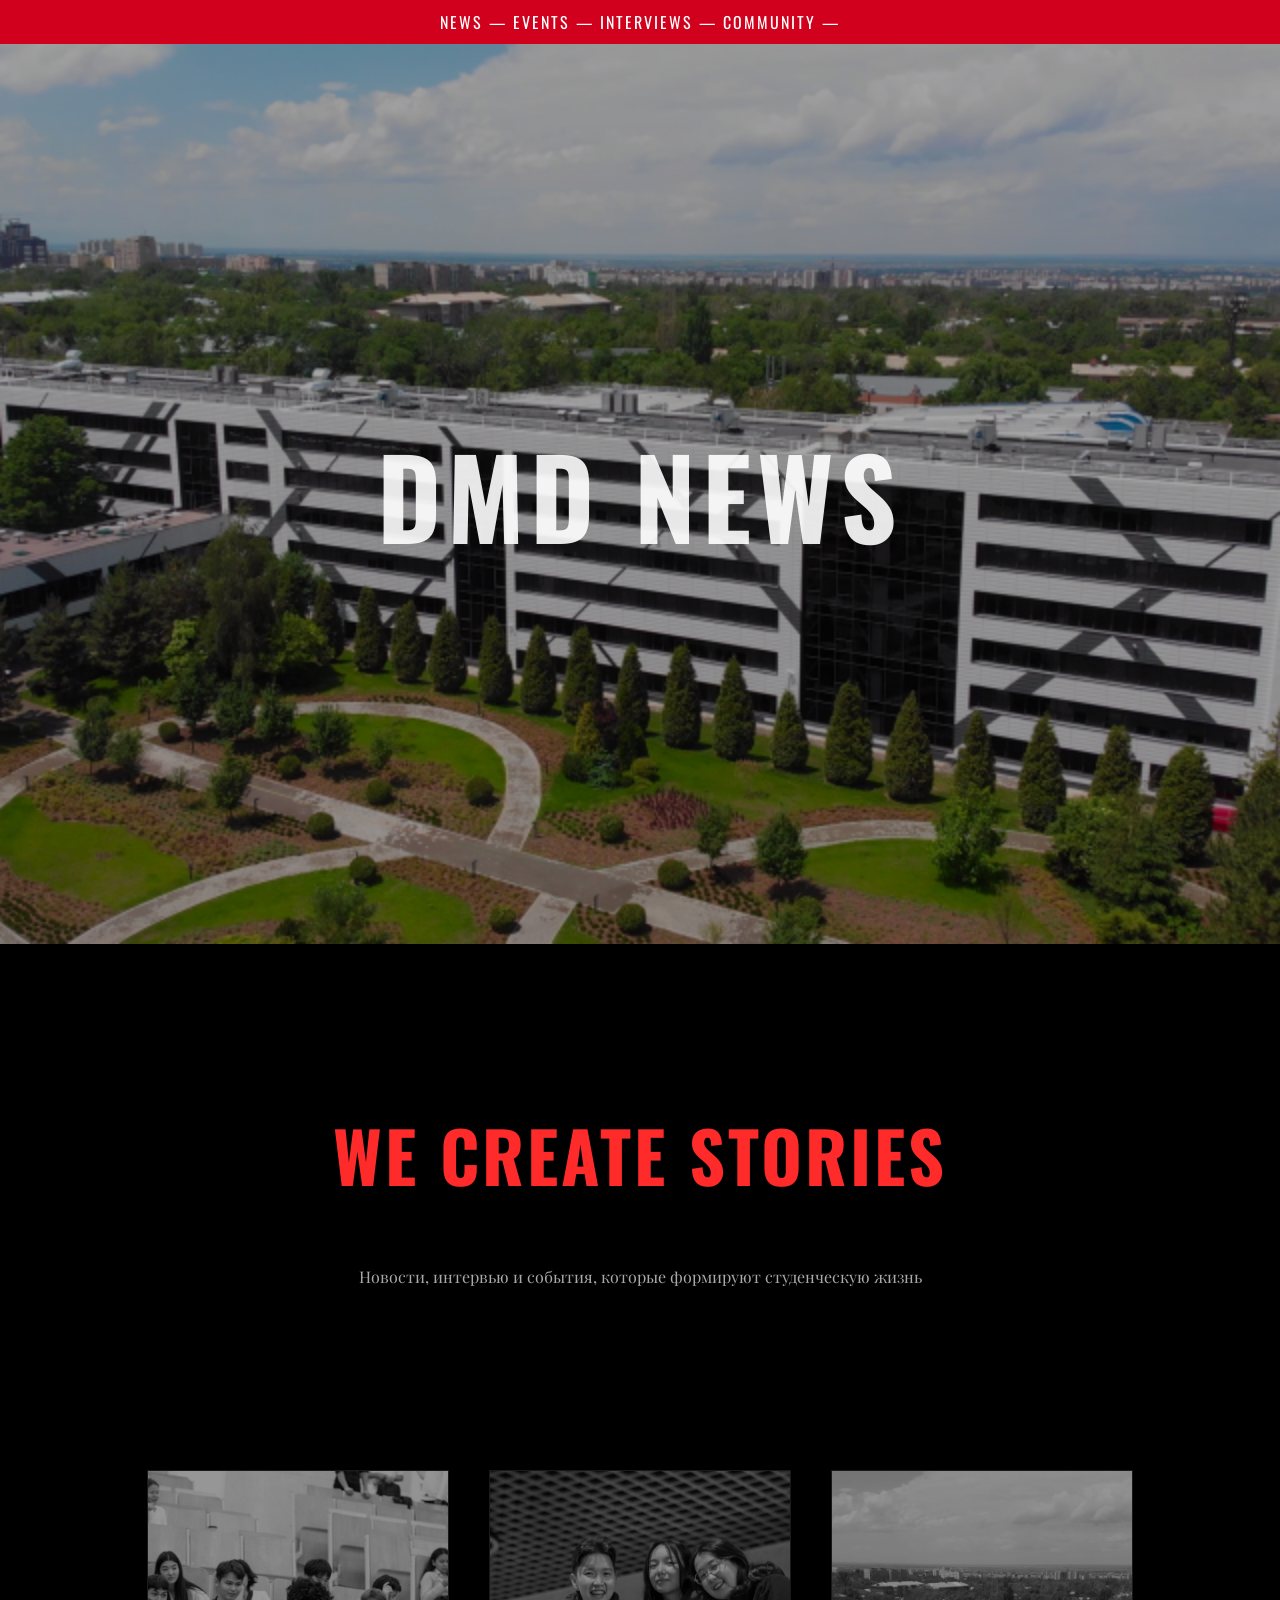
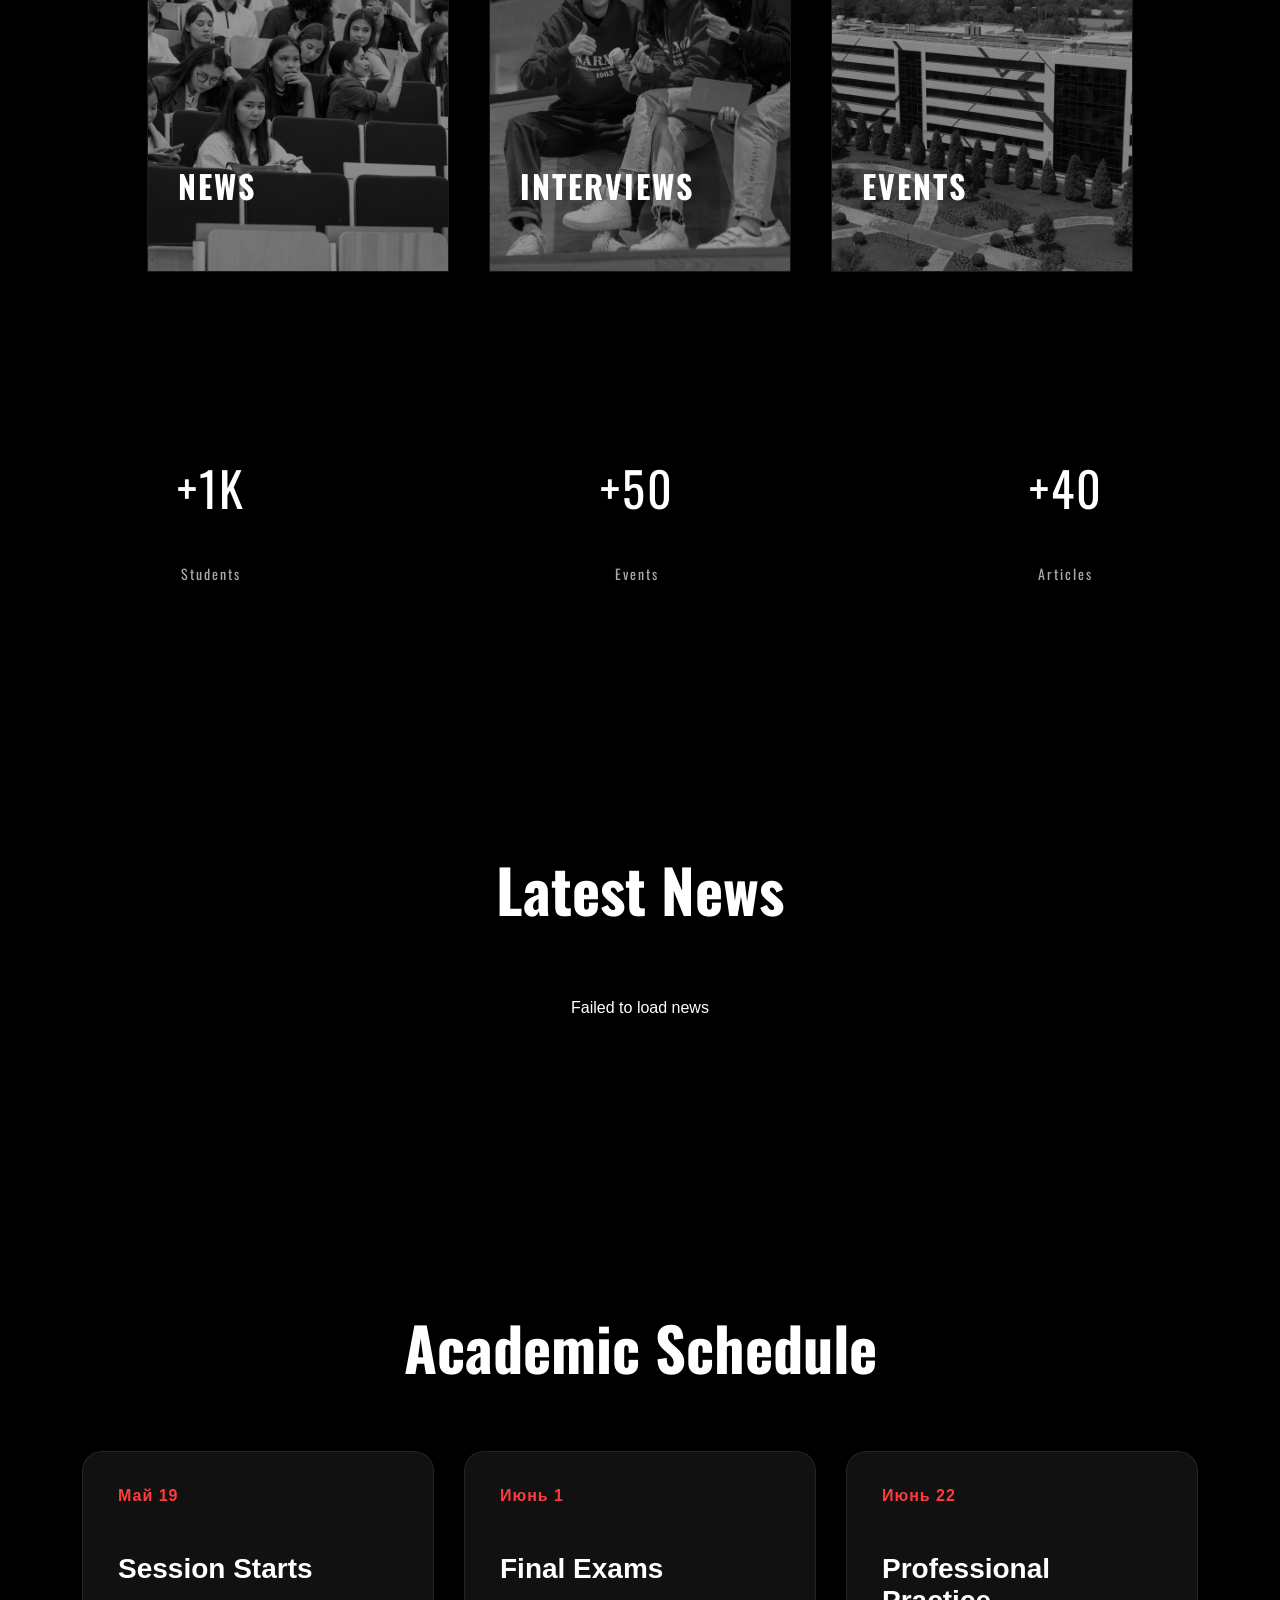
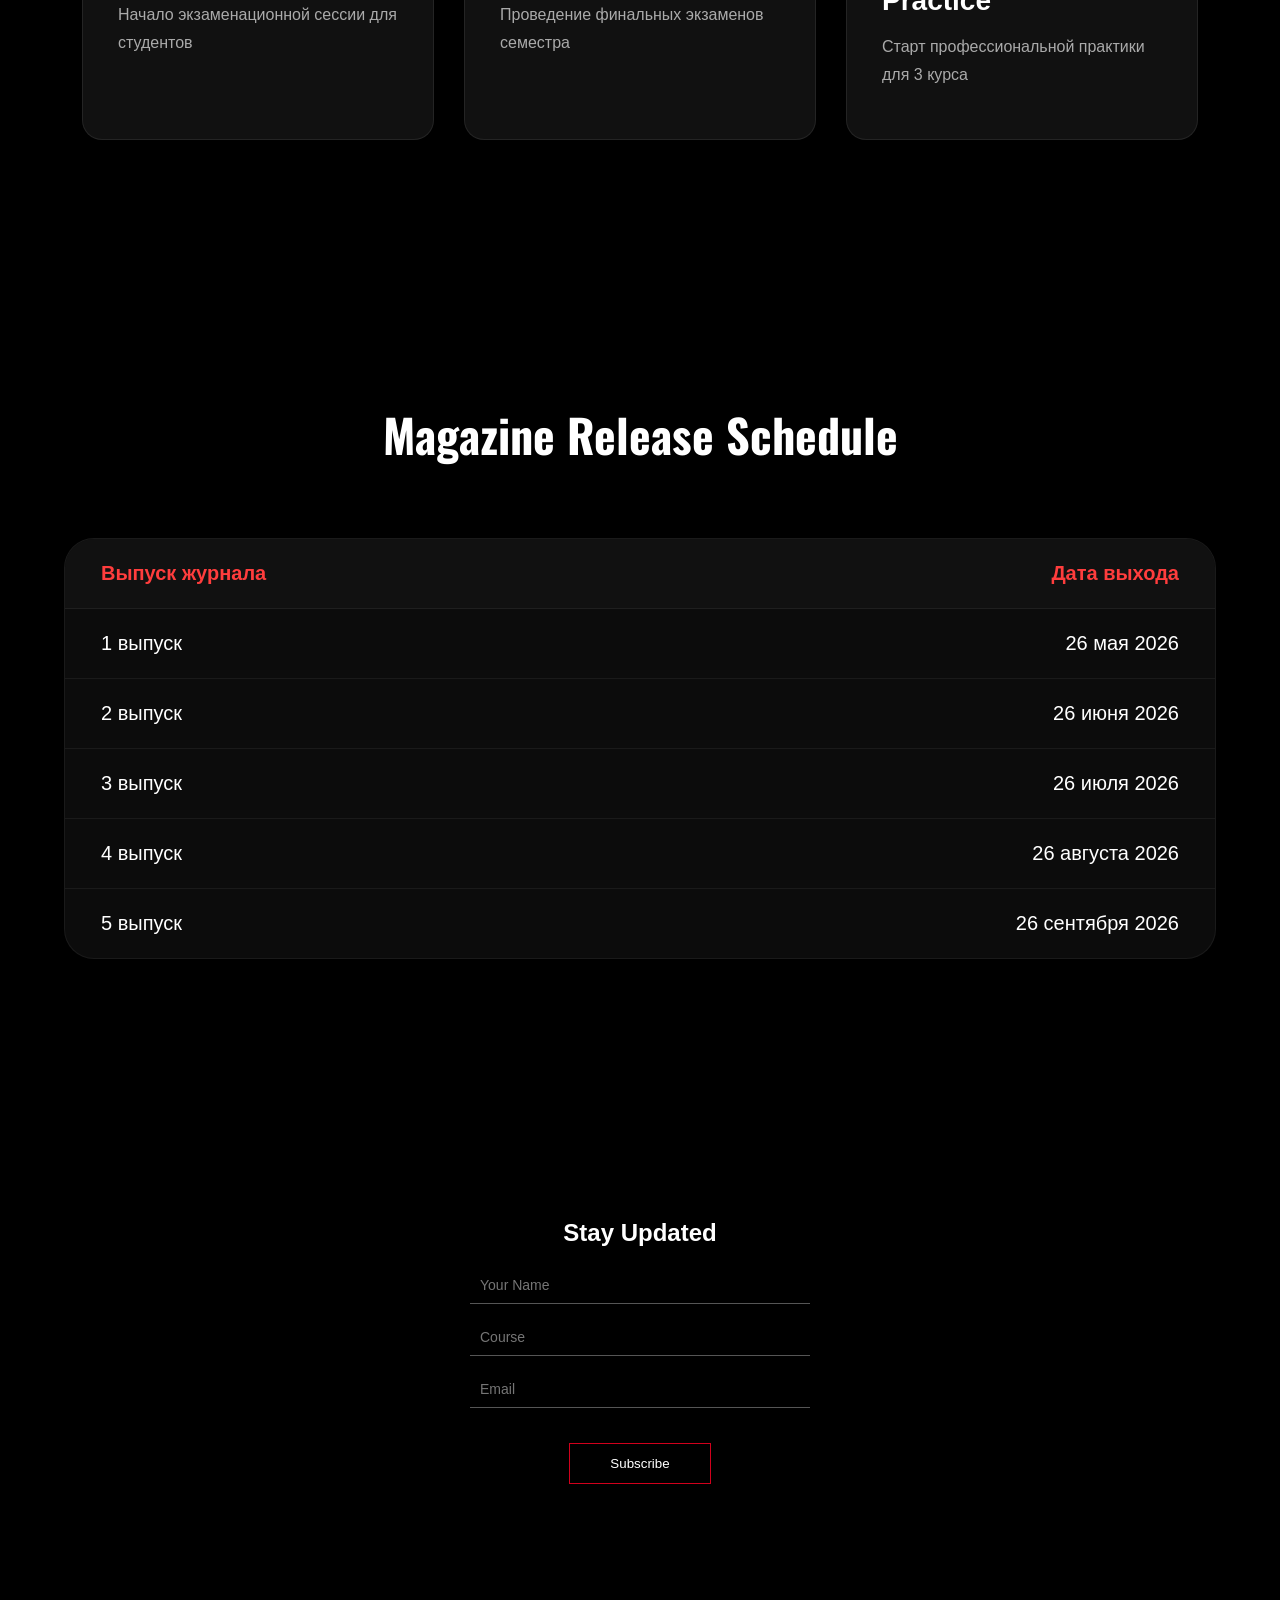
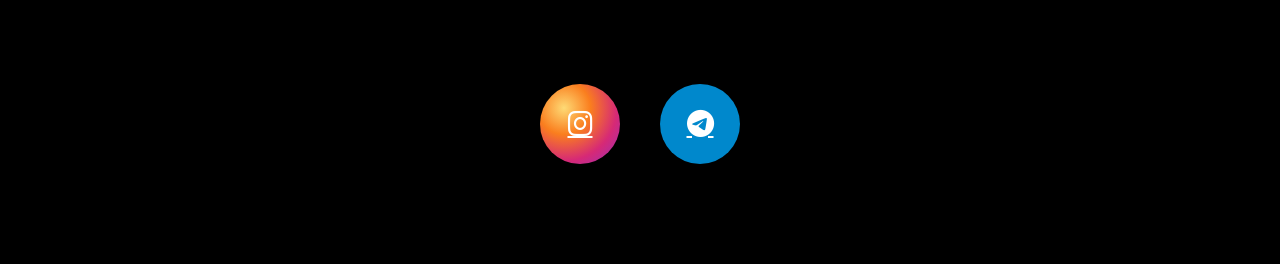
<file: index.html>
<!DOCTYPE html>
<html lang="ru">

<head>
  <meta charset="UTF-8">
  <meta name="viewport" content="width=device-width, initial-scale=1.0">

  <title>DMD News</title>

  <link rel="stylesheet" href="style.css">

  <link href="https://fonts.googleapis.com/css2?family=Oswald:wght@400;600;700&family=Playfair+Display&display=swap" rel="stylesheet">

  <link rel="stylesheet" href="https://cdnjs.cloudflare.com/ajax/libs/font-awesome/6.5.0/css/all.min.css">
</head>

<body>

<div class="top-bar">
NEWS — EVENTS — INTERVIEWS — COMMUNITY —
</div>

<section class="hero">
  <h1>DMD News</h1>
</section>

<section class="text">
  <h2>WE CREATE STORIES</h2>
  <p>
    Новости, интервью и события,
    которые формируют студенческую жизнь
  </p>
</section>

<section class="cards">

  <div class="card">
    <img src="students-lecture.jpg">
    <h3>NEWS</h3>
  </div>

  <div class="card">
    <img src="students-life.jpg">
    <h3>INTERVIEWS</h3>
  </div>

  <div class="card">
    <img src="narxoz-building.jpg">
    <h3>EVENTS</h3>
  </div>

</section>

<section class="numbers">

  <div>
    +1K
    <br>
    <span>Students</span>
  </div>

  <div>
    +50
    <br>
    <span>Events</span>
  </div>

  <div>
    +40
    <br>
    <span>Articles</span>
  </div>

</section>

<!-- NEWS -->

<section class="news">

  <h2>Latest News</h2>

  <div class="news-grid" id="newsGrid"></div>

</section>

<!-- SCHEDULE -->

<section class="schedule">

  <h2>Academic Schedule</h2>

  <div class="schedule-grid">

    <div class="schedule-card">
      <span class="date">Май 19</span>
      <h3>Session Starts</h3>
      <p>
        Начало экзаменационной сессии
        для студентов
      </p>
    </div>

    <div class="schedule-card">
      <span class="date">Июнь 1</span>
      <h3>Final Exams</h3>
      <p>
        Проведение финальных экзаменов
        семестра
      </p>
    </div>

    <div class="schedule-card">
      <span class="date">Июнь 22</span>
      <h3>Professional Practice</h3>
      <p>
        Старт профессиональной практики
        для 3 курса
      </p>
    </div>

  </div>

</section>

<!-- RELEASES -->

<section class="release-section">

  <h2>Magazine Release Schedule</h2>

  <div class="release-table">

    <div class="release-row release-head">
      <span>Выпуск журнала</span>
      <span>Дата выхода</span>
    </div>

    <div class="release-row">
      <span>1 выпуск</span>
      <span>26 мая 2026</span>
    </div>

    <div class="release-row">
      <span>2 выпуск</span>
      <span>26 июня 2026</span>
    </div>

    <div class="release-row">
      <span>3 выпуск</span>
      <span>26 июля 2026</span>
    </div>

    <div class="release-row">
      <span>4 выпуск</span>
      <span>26 августа 2026</span>
    </div>

    <div class="release-row">
      <span>5 выпуск</span>
      <span>26 сентября 2026</span>
    </div>

  </div>

</section>

<!-- SUBSCRIBE -->

<section class="form">

  <h2>Stay Updated</h2>

  <input id="name" placeholder="Your Name">

  <input id="course" placeholder="Course">

  <input id="email" placeholder="Email">

  <button onclick="sendForm()">
    Subscribe
  </button>

</section>

<!-- SOCIAL -->

<section class="social">

  <a href="https://www.instagram.com/newsdmd"
     target="_blank"
     class="social-card insta">

    <i class="fab fa-instagram"></i>

  </a>

  <a href="https://t.me/dmd_narxoz"
     target="_blank"
     class="social-card telegram">

    <i class="fab fa-telegram-plane"></i>

  </a>

</section>

<script src="script.js"></script>

</body>
</html>
</file>
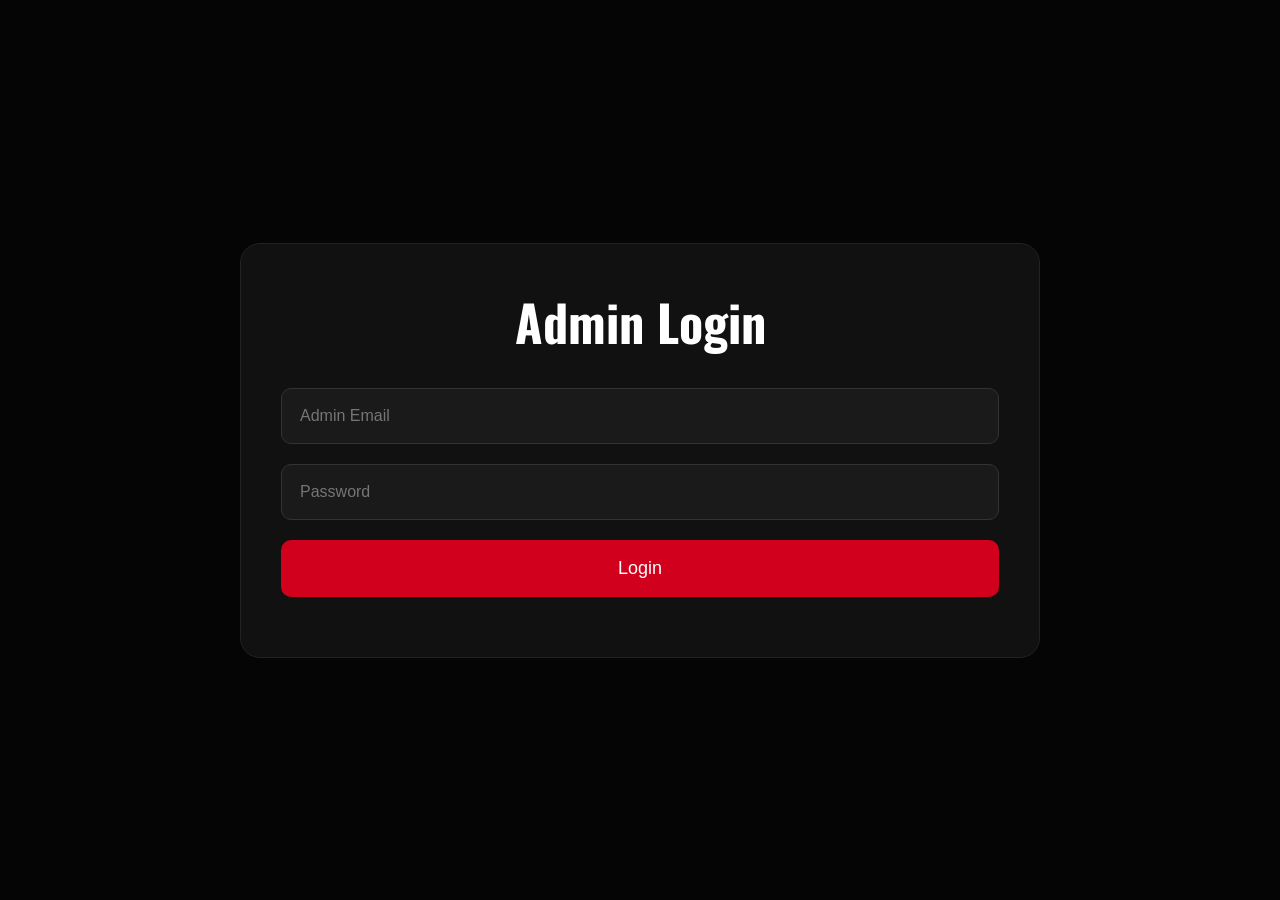
<file: admin.html>
<!DOCTYPE html>
<html lang="ru">

<head>
<meta charset="UTF-8">
<meta name="viewport" content="width=device-width, initial-scale=1.0">

<title>Admin Panel</title>

<link href="https://fonts.googleapis.com/css2?family=Oswald:wght@400;600&family=Inter:wght@300;400;500;700&display=swap" rel="stylesheet">

<style>

*{
  margin:0;
  padding:0;
  box-sizing:border-box;
}

body{
  background:#050505;
  color:white;
  font-family:'Inter', sans-serif;
  min-height:100vh;
  display:flex;
  align-items:center;
  justify-content:center;
  padding:30px;
}

.panel{
  width:100%;
  max-width:800px;
  background:#111;
  border:1px solid #222;
  border-radius:20px;
  padding:40px;
}

h1{
  font-family:'Oswald';
  font-size:50px;
  margin-bottom:30px;
  text-align:center;
}

input,
textarea{
  width:100%;
  padding:18px;
  margin-bottom:20px;
  background:#1a1a1a;
  border:1px solid #333;
  color:white;
  font-size:16px;
  border-radius:10px;
}

textarea{
  min-height:250px;
  resize:vertical;
}

button{
  width:100%;
  padding:18px;
  background:#d1001c;
  color:white;
  border:none;
  font-size:18px;
  cursor:pointer;
  border-radius:10px;
  transition:0.3s;
}

button:hover{
  opacity:0.8;
}

.login{
  display:block;
}

.admin{
  display:none;
}

.status{
  margin-top:20px;
  text-align:center;
  color:#aaa;
}

.admin-news-card{
  background:#1a1a1a;
  padding:20px;
  border-radius:16px;
  margin-top:20px;
}

.admin-news-card img{
  width:100%;
  height:220px;
  object-fit:cover;
  border-radius:12px;
  margin-bottom:15px;
}

.admin-news-card h3{
  margin-bottom:15px;
  font-size:28px;
}

.delete-btn{
  background:#ff2a2a;
  margin-top:10px;
}

</style>
</head>

<body>

<div class="panel">

  <div class="login" id="loginBox">

    <h1>Admin Login</h1>

    <input type="email" id="email" placeholder="Admin Email">

    <input type="password" id="password" placeholder="Password">

    <button onclick="login()">
      Login
    </button>

  </div>

  <div class="admin" id="adminBox">

    <h1>Create News</h1>

    <input type="text" id="title" placeholder="News Title">

    <input type="text" id="image" placeholder="Image URL">

    <img
      id="preview"
      style="
        width:100%;
        height:220px;
        object-fit:cover;
        border-radius:12px;
        margin-bottom:20px;
        display:none;
      "
    >

    <textarea id="content" placeholder="News Content"></textarea>

    <button onclick="publishNews()">
      Publish News
    </button>

    <div id="adminNews"></div>

  </div>

  <div class="status" id="status"></div>

</div>

<script>

let loggedIn = false;

document
  .getElementById("image")
  .addEventListener("input", () => {

    const url =
      document.getElementById("image").value;

    const preview =
      document.getElementById("preview");

    if(url){

      preview.src = url;

      preview.style.display = "block";

    } else {

      preview.style.display = "none";
    }

});

async function login() {

  const email =
    document.getElementById("email").value;

  const password =
    document.getElementById("password").value;

  const res = await fetch(
    "https://facultynews-production.up.railway.app/login",
    {
      method:"POST",
      headers:{
        "Content-Type":"application/json"
      },
      body:JSON.stringify({
        email,
        password
      })
    }
  );

  const data = await res.json();

  if(data.success){

    loggedIn = true;

    document.getElementById("loginBox")
      .style.display = "none";

    document.getElementById("adminBox")
      .style.display = "block";

    document.getElementById("status")
      .innerText = "Logged in";

    loadAdminNews();

  } else {

    document.getElementById("status")
      .innerText = "Wrong credentials";
  }
}

async function publishNews(){

  const title =
    document.getElementById("title").value;

  const image =
    document.getElementById("image").value;

  const content =
    document.getElementById("content").value;

  const res = await fetch(
    "https://facultynews-production.up.railway.app/create-news",
    {
      method:"POST",
      headers:{
        "Content-Type":"application/json"
      },
      body:JSON.stringify({
        title,
        image,
        content
      })
    }
  );

  const data = await res.json();

  if(data.success){

    document.getElementById("status")
      .innerText = "News published";

    document.getElementById("title").value = "";
    document.getElementById("image").value = "";
    document.getElementById("content").value = "";

    document.getElementById("preview")
      .style.display = "none";

    loadAdminNews();

  } else {

    document.getElementById("status")
      .innerText = "Error";
  }
}

async function loadAdminNews(){

  const res = await fetch(
    "https://facultynews-production.up.railway.app/news"
  );

  const news = await res.json();

  const container =
    document.getElementById("adminNews");

  container.innerHTML = "";

  news.forEach(article => {

    container.innerHTML += `

      <div class="admin-news-card">

        <img src="${article.image}">

        <h3>${article.title}</h3>

        <button
          class="delete-btn"
          onclick="deleteNews(${article.id})"
        >
          Delete News
        </button>

      </div>

    `;
  });
}

async function deleteNews(id){

  const res = await fetch(
    `https://facultynews-production.up.railway.app/delete-news/${id}`,
    {
      method:"DELETE"
    }
  );

  const data = await res.json();

  if(data.success){

    loadAdminNews();

  } else {

    alert("Delete error");
  }
}

</script>

</body>
</html>
</file>
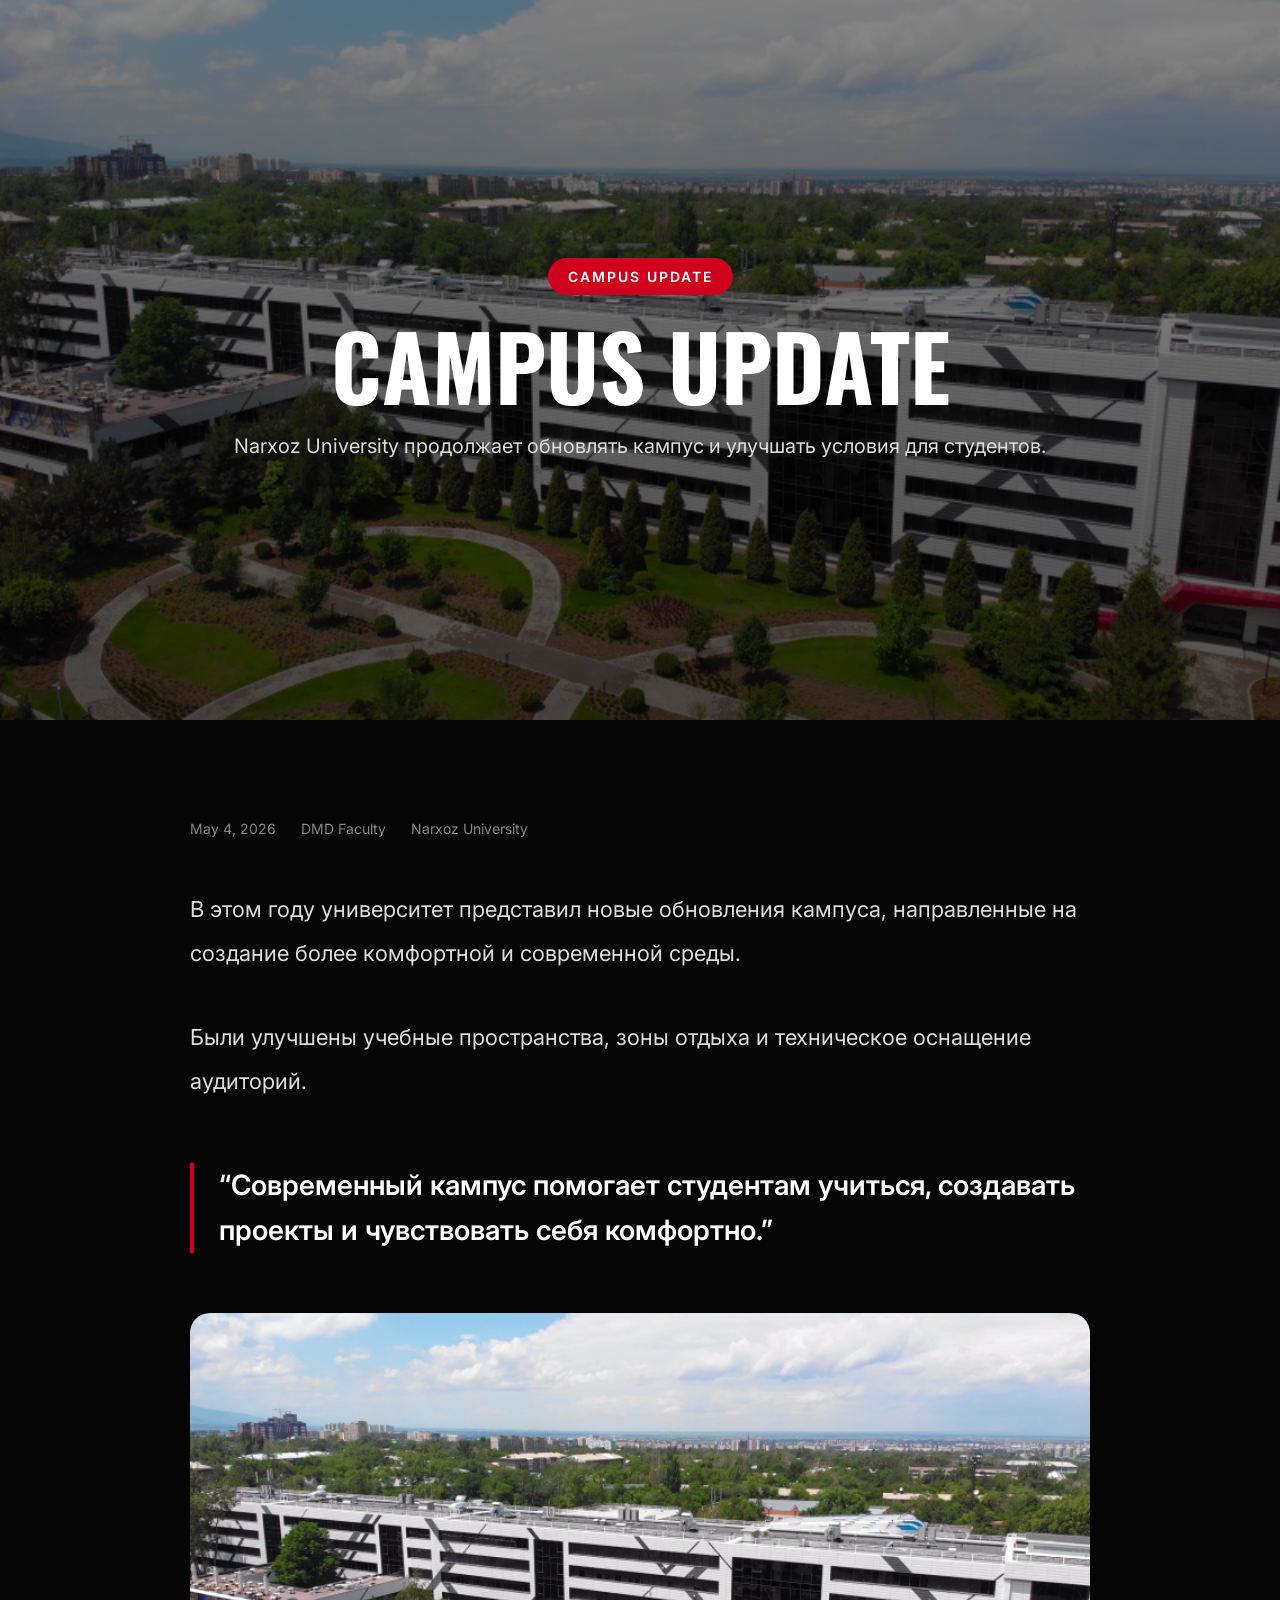
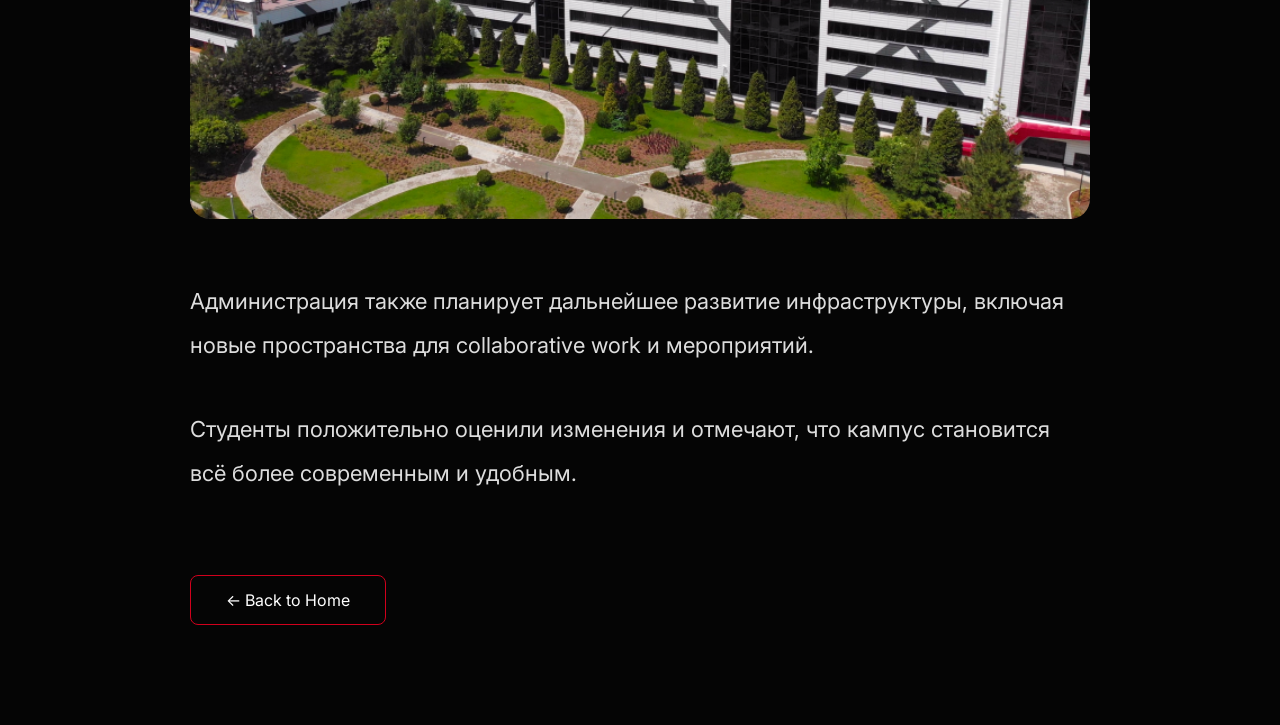
<file: news/campus.html>
<!DOCTYPE html>
<html lang="ru">

<head>
<meta charset="UTF-8">
<meta name="viewport" content="width=device-width, initial-scale=1.0">

<title>Campus Update</title>

<link href="https://fonts.googleapis.com/css2?family=Oswald:wght@400;600&family=Inter:wght@300;400;500;700&display=swap" rel="stylesheet">

<style>

*{
  margin:0;
  padding:0;
  box-sizing:border-box;
}

body{
  background:#050505;
  color:white;
  font-family:'Inter', sans-serif;
  overflow-x:hidden;
}

.hero{
  height:80vh;
  background:
  linear-gradient(rgba(0,0,0,0.45), rgba(0,0,0,0.65)),
  url('../narxoz-building.jpg');

  background-size:cover;
  background-position:center;

  display:flex;
  align-items:center;
  justify-content:center;
  text-align:center;

  position:relative;
}

.hero-content{
  position:relative;
  z-index:2;
  max-width:900px;
  padding:20px;
}

.tag{
  display:inline-block;
  background:#d1001c;
  padding:10px 20px;
  border-radius:40px;
  font-size:14px;
  letter-spacing:2px;
  margin-bottom:25px;
  font-weight:600;
}

.hero h1{
  font-family:'Oswald';
  font-size:90px;
  line-height:1;
  margin-bottom:20px;
  text-transform:uppercase;
}

.hero p{
  font-size:20px;
  color:#ddd;
  line-height:1.6;
}

.article{
  max-width:950px;
  margin:auto;
  padding:100px 25px;
}

.article-info{
  display:flex;
  gap:25px;
  color:#888;
  margin-bottom:50px;
  font-size:14px;
  flex-wrap:wrap;
}

.article p{
  font-size:22px;
  line-height:2;
  color:#ddd;
  margin-bottom:40px;
}

.quote{
  border-left:4px solid #d1001c;
  padding-left:25px;
  margin:60px 0;
  font-size:28px;
  line-height:1.6;
  color:white;
  font-weight:600;
}

.article-image{
  width:100%;
  border-radius:20px;
  margin:60px 0;
  overflow:hidden;
}

.article-image img{
  width:100%;
  display:block;
}

.back-btn{
  display:inline-block;
  margin-top:40px;
  padding:14px 35px;
  border:1px solid #d1001c;
  color:white;
  text-decoration:none;
  transition:0.3s;
  border-radius:8px;
}

.back-btn:hover{
  background:#d1001c;
  transform:translateY(-3px);
}

@media(max-width:768px){

  .hero{
    height:65vh;
  }

  .hero h1{
    font-size:48px;
  }

  .hero p{
    font-size:16px;
  }

  .article{
    padding:60px 20px;
  }

  .article p{
    font-size:18px;
    line-height:1.8;
  }

  .quote{
    font-size:22px;
  }

}

</style>
</head>

<body>

<section class="hero">

  <div class="hero-content">

    <div class="tag">CAMPUS UPDATE</div>

    <h1>Campus Update</h1>

    <p>
      Narxoz University продолжает обновлять кампус
      и улучшать условия для студентов.
    </p>

  </div>

</section>

<section class="article">

  <div class="article-info">
    <span>May 4, 2026</span>
    <span>DMD Faculty</span>
    <span>Narxoz University</span>
  </div>

  <p>
    В этом году университет представил
    новые обновления кампуса,
    направленные на создание более
    комфортной и современной среды.
  </p>

  <p>
    Были улучшены учебные пространства,
    зоны отдыха и техническое оснащение аудиторий.
  </p>

  <div class="quote">
    “Современный кампус помогает студентам
    учиться, создавать проекты и чувствовать себя комфортно.”
  </div>

  <div class="article-image">
    <img src="../narxoz-building.jpg">
  </div>

  <p>
    Администрация также планирует
    дальнейшее развитие инфраструктуры,
    включая новые пространства
    для collaborative work и мероприятий.
  </p>

  <p>
    Студенты положительно оценили изменения
    и отмечают, что кампус становится
    всё более современным и удобным.
  </p>

  <a href="../index.html" class="back-btn">
    ← Back to Home
  </a>

</section>

</body>
</html>
</file>
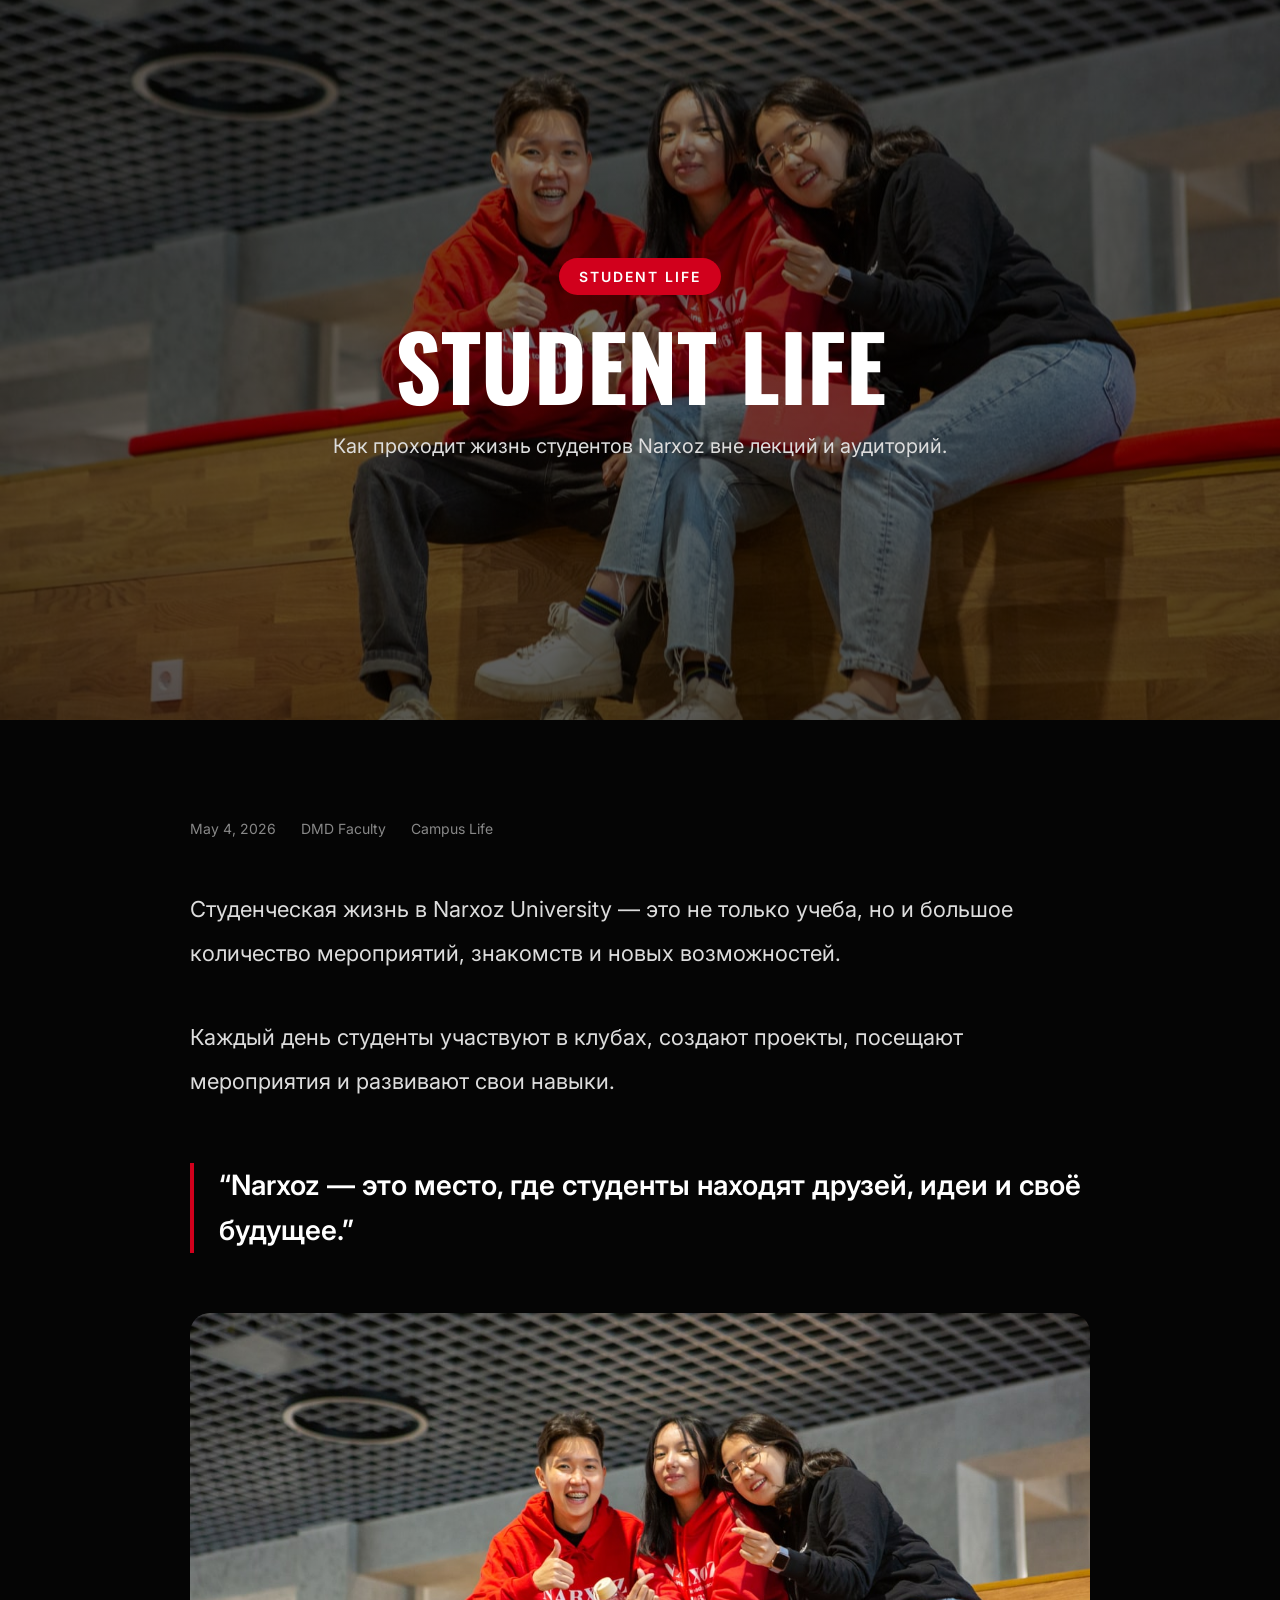
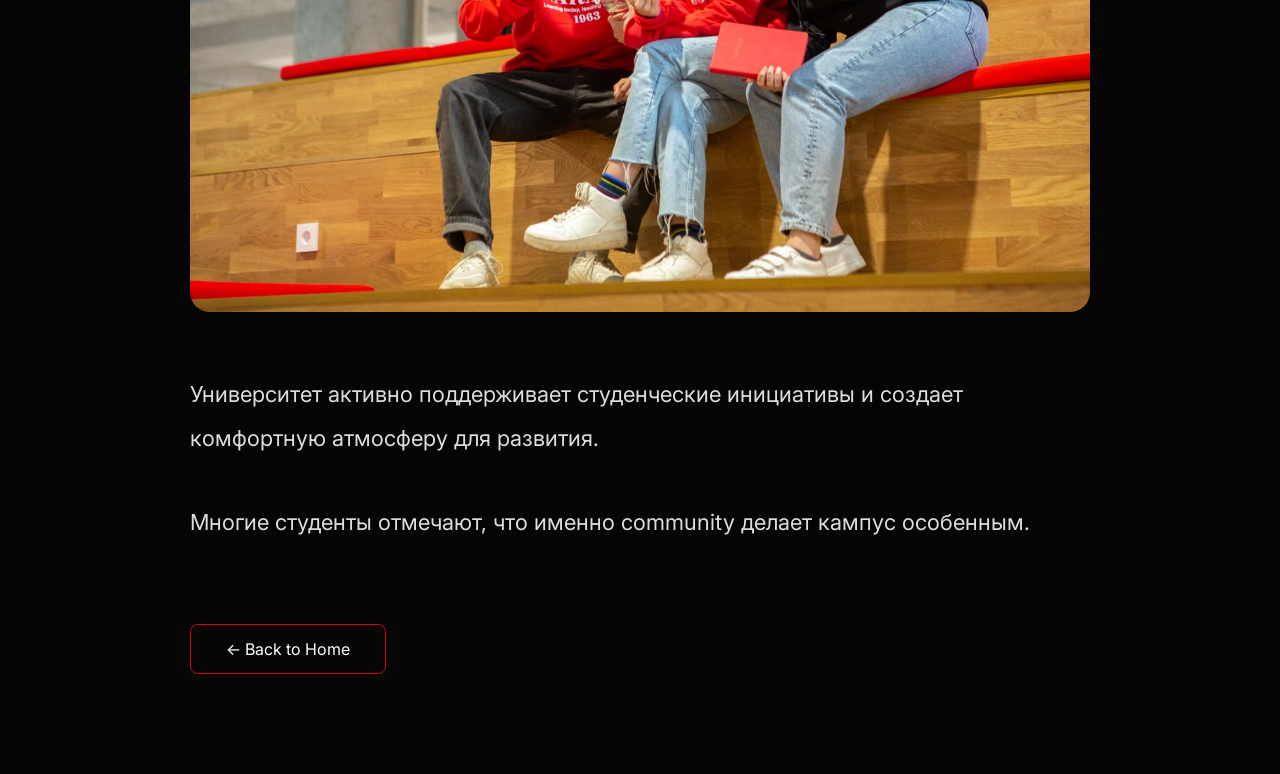
<file: news/life.html>
<!DOCTYPE html>
<html lang="ru">

<head>
<meta charset="UTF-8">
<meta name="viewport" content="width=device-width, initial-scale=1.0">

<title>Student Life</title>

<link href="https://fonts.googleapis.com/css2?family=Oswald:wght@400;600&family=Inter:wght@300;400;500;700&display=swap" rel="stylesheet">

<style>

*{
  margin:0;
  padding:0;
  box-sizing:border-box;
}

body{
  background:#050505;
  color:white;
  font-family:'Inter', sans-serif;
  overflow-x:hidden;
}

.hero{
  height:80vh;
  background:
  linear-gradient(rgba(0,0,0,0.45), rgba(0,0,0,0.65)),
  url('../students-life.jpg');

  background-size:cover;
  background-position:center;

  display:flex;
  align-items:center;
  justify-content:center;
  text-align:center;

  position:relative;
}

.hero-content{
  position:relative;
  z-index:2;
  max-width:900px;
  padding:20px;
}

.tag{
  display:inline-block;
  background:#d1001c;
  padding:10px 20px;
  border-radius:40px;
  font-size:14px;
  letter-spacing:2px;
  margin-bottom:25px;
  font-weight:600;
}

.hero h1{
  font-family:'Oswald';
  font-size:90px;
  line-height:1;
  margin-bottom:20px;
  text-transform:uppercase;
}

.hero p{
  font-size:20px;
  color:#ddd;
  line-height:1.6;
}

.article{
  max-width:950px;
  margin:auto;
  padding:100px 25px;
}

.article-info{
  display:flex;
  gap:25px;
  color:#888;
  margin-bottom:50px;
  font-size:14px;
  flex-wrap:wrap;
}

.article p{
  font-size:22px;
  line-height:2;
  color:#ddd;
  margin-bottom:40px;
}

.quote{
  border-left:4px solid #d1001c;
  padding-left:25px;
  margin:60px 0;
  font-size:28px;
  line-height:1.6;
  color:white;
  font-weight:600;
}

.article-image{
  width:100%;
  border-radius:20px;
  margin:60px 0;
  overflow:hidden;
}

.article-image img{
  width:100%;
  display:block;
}

.back-btn{
  display:inline-block;
  margin-top:40px;
  padding:14px 35px;
  border:1px solid #d1001c;
  color:white;
  text-decoration:none;
  transition:0.3s;
  border-radius:8px;
}

.back-btn:hover{
  background:#d1001c;
  transform:translateY(-3px);
}

@media(max-width:768px){

  .hero{
    height:65vh;
  }

  .hero h1{
    font-size:48px;
  }

  .hero p{
    font-size:16px;
  }

  .article{
    padding:60px 20px;
  }

  .article p{
    font-size:18px;
    line-height:1.8;
  }

  .quote{
    font-size:22px;
  }

}

</style>
</head>

<body>

<section class="hero">

  <div class="hero-content">

    <div class="tag">STUDENT LIFE</div>

    <h1>Student Life</h1>

    <p>
      Как проходит жизнь студентов Narxoz
      вне лекций и аудиторий.
    </p>

  </div>

</section>

<section class="article">

  <div class="article-info">
    <span>May 4, 2026</span>
    <span>DMD Faculty</span>
    <span>Campus Life</span>
  </div>

  <p>
    Студенческая жизнь в Narxoz University —
    это не только учеба, но и большое количество
    мероприятий, знакомств и новых возможностей.
  </p>

  <p>
    Каждый день студенты участвуют в клубах,
    создают проекты, посещают мероприятия
    и развивают свои навыки.
  </p>

  <div class="quote">
    “Narxoz — это место, где студенты находят
    друзей, идеи и своё будущее.”
  </div>

  <div class="article-image">
    <img src="../students-life.jpg">
  </div>

  <p>
    Университет активно поддерживает
    студенческие инициативы и создает
    комфортную атмосферу для развития.
  </p>

  <p>
    Многие студенты отмечают,
    что именно community делает
    кампус особенным.
  </p>

  <a href="../index.html" class="back-btn">
    ← Back to Home
  </a>

</section>

</body>
</html>
</file>
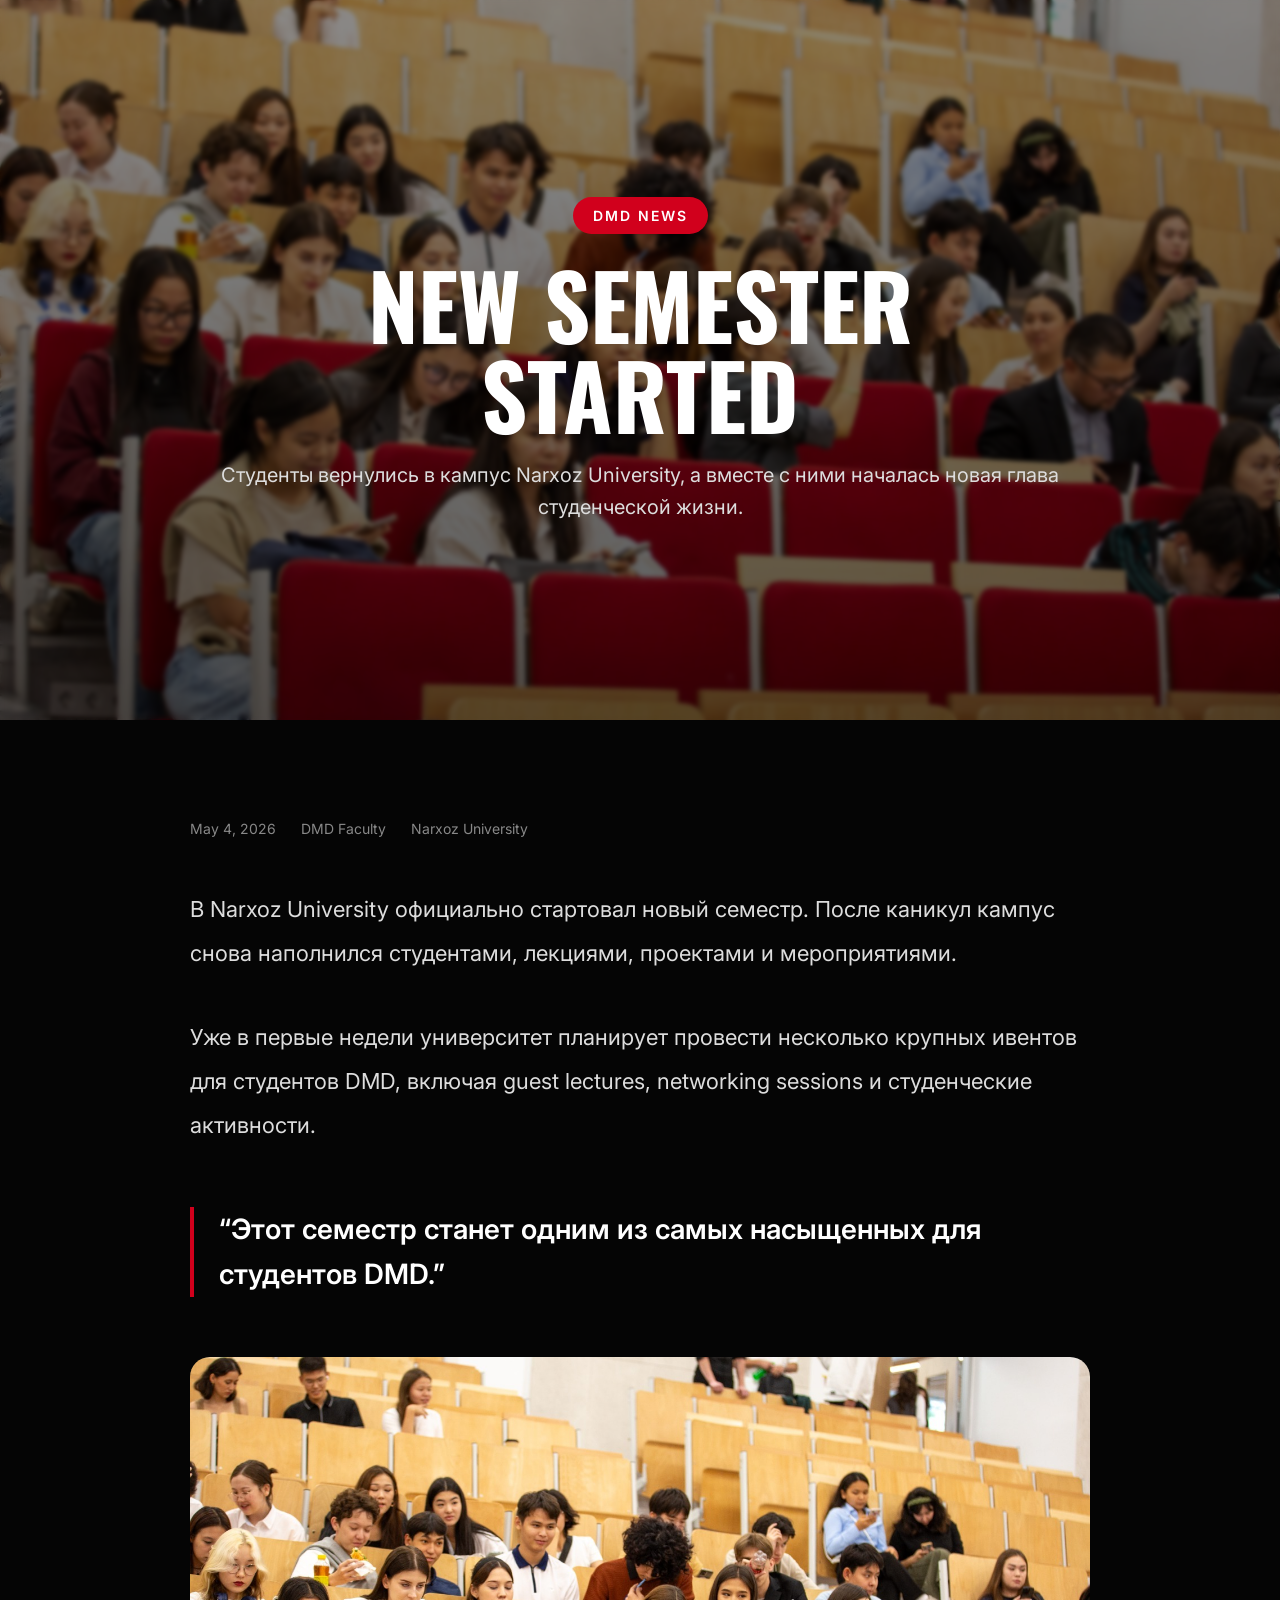
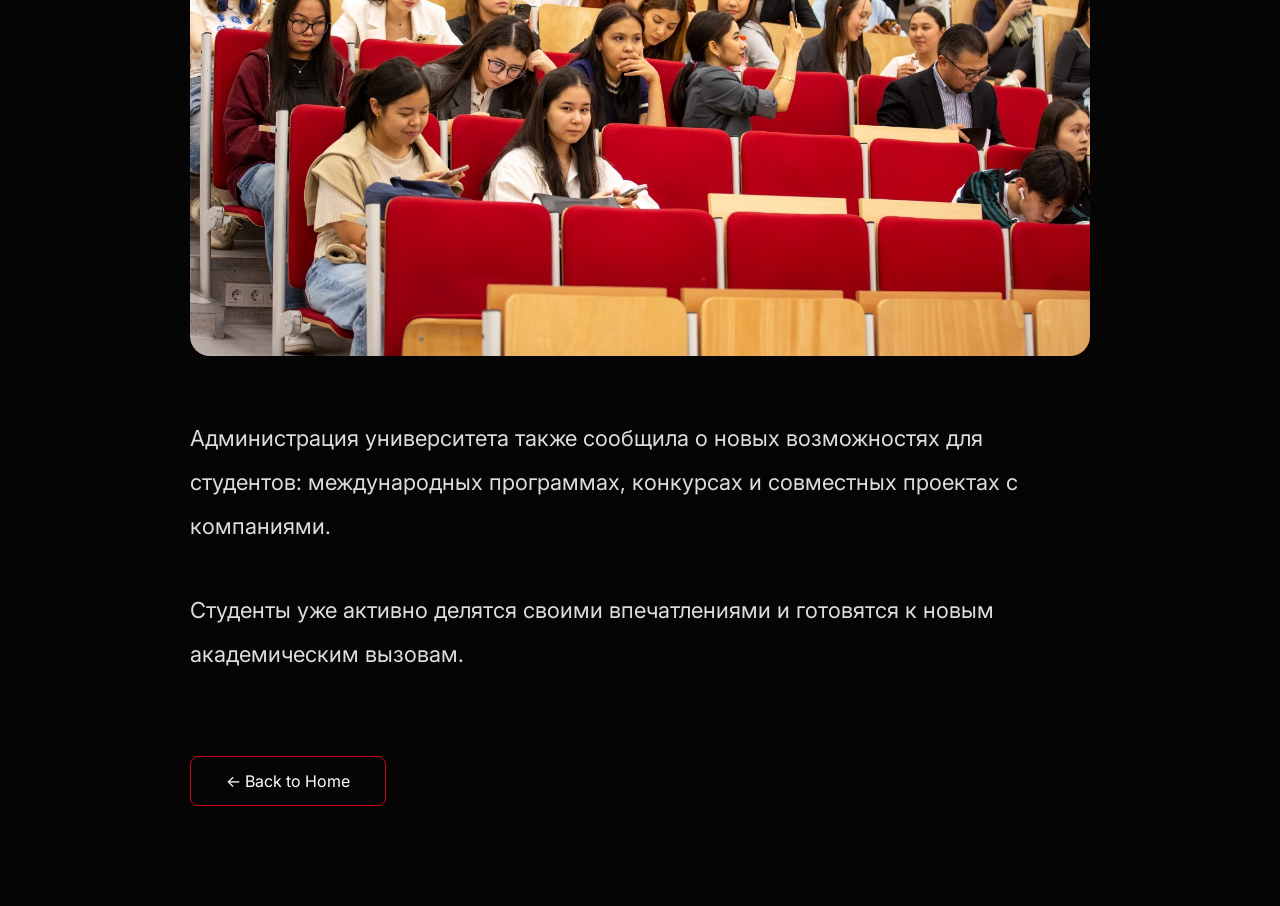
<file: news/semester.html>
<!DOCTYPE html>
<html lang="ru">

<head>
<meta charset="UTF-8">
<meta name="viewport" content="width=device-width, initial-scale=1.0">

<title>New Semester Started</title>

<link href="https://fonts.googleapis.com/css2?family=Oswald:wght@400;600&family=Inter:wght@300;400;500;700&display=swap" rel="stylesheet">

<style>

*{
  margin:0;
  padding:0;
  box-sizing:border-box;
}

body{
  background:#050505;
  color:white;
  font-family:'Inter', sans-serif;
  overflow-x:hidden;
}

/* HERO */

.hero{
  height:80vh;
  background:
  linear-gradient(rgba(0,0,0,0.45), rgba(0,0,0,0.65)),
  url('../students-lecture.jpg');

  background-size:cover;
  background-position:center;

  display:flex;
  align-items:center;
  justify-content:center;
  text-align:center;

  position:relative;
}

.hero::after{
  content:"";
  position:absolute;
  inset:0;
  backdrop-filter:blur(2px);
}

.hero-content{
  position:relative;
  z-index:2;
  max-width:900px;
  padding:20px;
}

.tag{
  display:inline-block;
  background:#d1001c;
  padding:10px 20px;
  border-radius:40px;
  font-size:14px;
  letter-spacing:2px;
  margin-bottom:25px;
  font-weight:600;
}

.hero h1{
  font-family:'Oswald';
  font-size:90px;
  line-height:1;
  margin-bottom:20px;
  text-transform:uppercase;
}

.hero p{
  font-size:20px;
  color:#ddd;
  line-height:1.6;
}

/* ARTICLE */

.article{
  max-width:950px;
  margin:auto;
  padding:100px 25px;
}

.article-info{
  display:flex;
  gap:25px;
  color:#888;
  margin-bottom:50px;
  font-size:14px;
  flex-wrap:wrap;
}

.article p{
  font-size:22px;
  line-height:2;
  color:#ddd;
  margin-bottom:40px;
}

.quote{
  border-left:4px solid #d1001c;
  padding-left:25px;
  margin:60px 0;
  font-size:28px;
  line-height:1.6;
  color:white;
  font-weight:600;
}

.article-image{
  width:100%;
  border-radius:20px;
  margin:60px 0;
  overflow:hidden;
}

.article-image img{
  width:100%;
  display:block;
}

/* BUTTON */

.back-btn{
  display:inline-block;
  margin-top:40px;
  padding:14px 35px;
  border:1px solid #d1001c;
  color:white;
  text-decoration:none;
  transition:0.3s;
  border-radius:8px;
}

.back-btn:hover{
  background:#d1001c;
  transform:translateY(-3px);
}

/* MOBILE */

@media(max-width:768px){

  .hero{
    height:65vh;
  }

  .hero h1{
    font-size:48px;
  }

  .hero p{
    font-size:16px;
  }

  .article{
    padding:60px 20px;
  }

  .article p{
    font-size:18px;
    line-height:1.8;
  }

  .quote{
    font-size:22px;
  }

}

</style>
</head>

<body>

<section class="hero">

  <div class="hero-content">

    <div class="tag">DMD NEWS</div>

    <h1>New Semester Started</h1>

    <p>
      Студенты вернулись в кампус Narxoz University,
      а вместе с ними началась новая глава студенческой жизни.
    </p>

  </div>

</section>

<section class="article">

  <div class="article-info">
    <span>May 4, 2026</span>
    <span>DMD Faculty</span>
    <span>Narxoz University</span>
  </div>

  <p>
    В Narxoz University официально стартовал новый семестр.
    После каникул кампус снова наполнился студентами,
    лекциями, проектами и мероприятиями.
  </p>

  <p>
    Уже в первые недели университет планирует провести
    несколько крупных ивентов для студентов DMD,
    включая guest lectures, networking sessions
    и студенческие активности.
  </p>

  <div class="quote">
    “Этот семестр станет одним из самых насыщенных
    для студентов DMD.”
  </div>

  <div class="article-image">
    <img src="../students-lecture.jpg">
  </div>

  <p>
    Администрация университета также сообщила
    о новых возможностях для студентов:
    международных программах, конкурсах
    и совместных проектах с компаниями.
  </p>

  <p>
    Студенты уже активно делятся своими впечатлениями
    и готовятся к новым академическим вызовам.
  </p>

  <a href="../index.html" class="back-btn">
    ← Back to Home
  </a>

</section>

</body>
</html>
</file>
<file: style.css>
body{
  margin:0;
  background:#000;
  color:#fff;
  font-family:Arial, sans-serif;
  overflow-x:hidden;
}

html{
  scroll-behavior:smooth;
}

.top-bar{
  background:#d1001c;
  text-align:center;
  padding:10px;
  font-family:'Oswald';
  letter-spacing:2px;
}

.hero{
  height:100vh;

  background:
  linear-gradient(rgba(0,0,0,0.35), rgba(0,0,0,0.35)),
  url('narxoz-building.jpg');

  background-size:cover;
  background-position:center;
  background-repeat:no-repeat;

  display:flex;
  align-items:center;
  justify-content:center;
  position:relative;
}

.hero h1{
  position:relative;
  z-index:2;
  font-family:'Oswald';
  font-size:110px;
  letter-spacing:6px;
  text-transform:uppercase;
  color:rgba(255,255,255,0.9);
  text-align:center;
}

.text{
  text-align:center;
  padding:100px 20px;
}

.text h2{
  font-family:'Oswald';
  font-size:70px;
  color:#ff2a2a;
  letter-spacing:3px;
}

.text p{
  max-width:600px;
  margin:auto;
  margin-top:20px;
  color:#aaa;
  font-family:'Playfair Display';
  line-height:1.6;
  font-size:16px;
}

.cards{
  display:flex;
  justify-content:center;
  gap:40px;
  padding:80px 20px;
  flex-wrap:wrap;
}

.card{
  width:300px;
  height:400px;
  position:relative;
  overflow:hidden;
  border:1px solid rgba(255,255,255,0.1);
  transition:all 0.4s ease;
}

.card img{
  width:100%;
  height:100%;
  object-fit:cover;
  filter:grayscale(100%);
  transition:0.5s;
}

.card::after{
  content:"";
  position:absolute;
  inset:0;
  background:rgba(0,0,0,0.4);
}

.card h3{
  position:absolute;
  bottom:30px;
  left:30px;
  z-index:2;
  font-family:'Oswald';
  font-size:32px;
  letter-spacing:2px;
}

.card:hover{
  transform:translateY(-10px);
  border-color:#d1001c;
}

.card:hover img{
  transform:scale(1.1);
  filter:grayscale(0%);
}

.numbers{
  display:flex;
  justify-content:space-around;
  padding:100px 20px;
  text-align:center;
  flex-wrap:wrap;
  gap:40px;
}

.numbers div{
  font-size:48px;
  letter-spacing:2px;
  font-family:'Oswald';
}

.numbers span{
  font-size:14px;
  color:#aaa;
}

.news{
  padding:100px 20px;
  position:relative;
  z-index:20;
}

.news h2{
  text-align:center;
  font-family:'Oswald';
  font-size:60px;
  margin-bottom:50px;
}

.news-grid{
  display:flex;
  gap:30px;
  justify-content:center;
  flex-wrap:wrap;

  position:relative;
  z-index:20;
}

.news-card{
  width:300px;
  border:1px solid rgba(255,255,255,0.08);
  padding-bottom:20px;
  transition:0.3s;

  text-decoration:none;
  color:white;

  display:flex;
  flex-direction:column;

  overflow:hidden;
  background:#000;

  position:relative;
  z-index:20;

  cursor:pointer;
}

.news-card img{
  width:100%;
  height:200px;
  object-fit:cover;
  display:block;
}

.news-card h3{
  padding:15px 15px 0;
  font-size:20px;
}

.news-card p{
  color:#aaa;
  padding:0 15px;
  line-height:1.5;
}

.news-card:hover{
  transform:translateY(-8px);
  border-color:#d1001c;
}

.news-btn{
  display:block;
  margin:50px auto;
  padding:12px 40px;
  background:transparent;
  border:1px solid #d1001c;
  color:white;
  cursor:pointer;
  transition:0.3s;
}

.news-btn:hover{
  background:#d1001c;
}

.more-news{
  display:none;
  margin-top:40px;
}

.form{
  text-align:center;
  padding:100px 20px;
}

.form input{
  display:block;
  margin:15px auto;
  width:320px;
  padding:10px;
  background:transparent;
  border:none;
  border-bottom:1px solid #555;
  color:white;
  font-size:14px;
}

.form button{
  margin-top:20px;
  padding:12px 40px;
  background:transparent;
  border:1px solid #d1001c;
  color:white;
  cursor:pointer;
  transition:0.3s;
}

.form button:hover{
  background:#d1001c;
}

.social{
  display:flex;
  justify-content:center;
  gap:40px;
  margin:100px 0;
}

.social-card{
  width:80px;
  height:80px;
  border-radius:50%;
  display:flex;
  align-items:center;
  justify-content:center;
  font-size:28px;
  color:white;
  transition:all 0.3s ease;
}

.social-card.insta{
  background:radial-gradient(circle at 30% 30%, #feda75, #fa7e1e, #d62976, #962fbf);
}

.social-card.telegram{
  background:#0088cc;
}

.social-card:hover{
  transform:translateY(-8px) scale(1.1);
  box-shadow:0 20px 40px rgba(255,0,0,0.2);
}

a{
  pointer-events:auto;
}

@media (max-width:768px){

  .top-bar{
    font-size:14px;
    padding:15px;
    line-height:1.6;
  }

  .hero{
    height:60vh;
    background-attachment:scroll;
    padding:20px;
  }

  .hero h1{
    font-size:48px;
    line-height:1.1;
    text-align:center;
  }

  .text{
    padding:60px 20px;
  }

  .text h2{
    font-size:34px;
  }

  .text p{
    font-size:15px;
  }

  .cards{
    flex-direction:column;
    align-items:center;
    gap:25px;
  }

  .card{
    width:100%;
    max-width:350px;
    height:350px;
  }

  .numbers{
    flex-direction:column;
    gap:30px;
  }

  .news h2{
    font-size:38px;
  }

  .news-grid{
    flex-direction:column;
    align-items:center;
  }

  .news-card{
    width:100%;
    max-width:350px;
  }

  .form{
    padding:60px 20px;
  }

  .form input,
  .form button{
    width:100%;
    max-width:350px;
  }

  .social{
    gap:20px;
    margin:60px 0;
  }

  .social-card{
    width:65px;
    height:65px;
    font-size:24px;
  }
}

.schedule{
  padding:120px 20px;
}

.schedule h2{
  text-align:center;
  font-size:60px;
  margin-bottom:60px;
  font-family:'Oswald';
}

.schedule-grid{
  display:flex;
  justify-content:center;
  gap:30px;
  flex-wrap:wrap;
}

.schedule-card{
  width:280px;
  background:#111;
  border:1px solid rgba(255,255,255,0.08);
  border-radius:20px;
  padding:35px;
  transition:0.3s;
}

.schedule-card:hover{
  transform:translateY(-10px);
  border-color:#d1001c;
}

.date{
  display:inline-block;
  margin-bottom:20px;
  color:#ff3b3b;
  font-weight:bold;
  letter-spacing:1px;
}

.schedule-card h3{
  font-size:28px;
  margin-bottom:15px;
}

.schedule-card p{
  color:#aaa;
  line-height:1.7;
}


@media(max-width:768px){

  .schedule{
    padding:70px 20px;
  }

  .schedule h2{
    font-size:40px;
  }

  .schedule-card{
    width:100%;
    max-width:350px;
  }

}

.release-section{
  width:90%;
  max-width:1200px;
  margin:140px auto;
}

.release-section h2{
  font-size:46px;
  text-align:center;
  margin-bottom:70px;
  font-family:'Oswald';
}

.release-table{
  background:#0c0c0c;
  border-radius:30px;
  overflow:hidden;
  border:1px solid rgba(255,255,255,0.06);
}

.release-row{
  display:flex;
  justify-content:space-between;
  align-items:center;
  padding:23px 36px;
  border-bottom:1px solid rgba(255,255,255,0.06);
  transition:0.3s;
}

.release-row:last-child{
  border-bottom:none;
}

.release-row:hover{
  background:#151515;
}

.release-head{
  background:#111;
}

.release-head span{
  color:#ff3d3d;
  font-size:22px;
  font-weight:bold;
}

.release-row span{
  font-size:20px;
}

@media(max-width:768px){

  .release-section{
    width:92%;
    margin:90px auto;
  }

  .release-section h2{
    font-size:42px;
    margin-bottom:40px;
  }

  .release-row{
    padding:24px;
    flex-direction:column;
    align-items:flex-start;
    gap:10px;
  }

  .release-row span{
    font-size:22px;
  }

  .release-head span{
    font-size:18px;
  }

}
</file>
